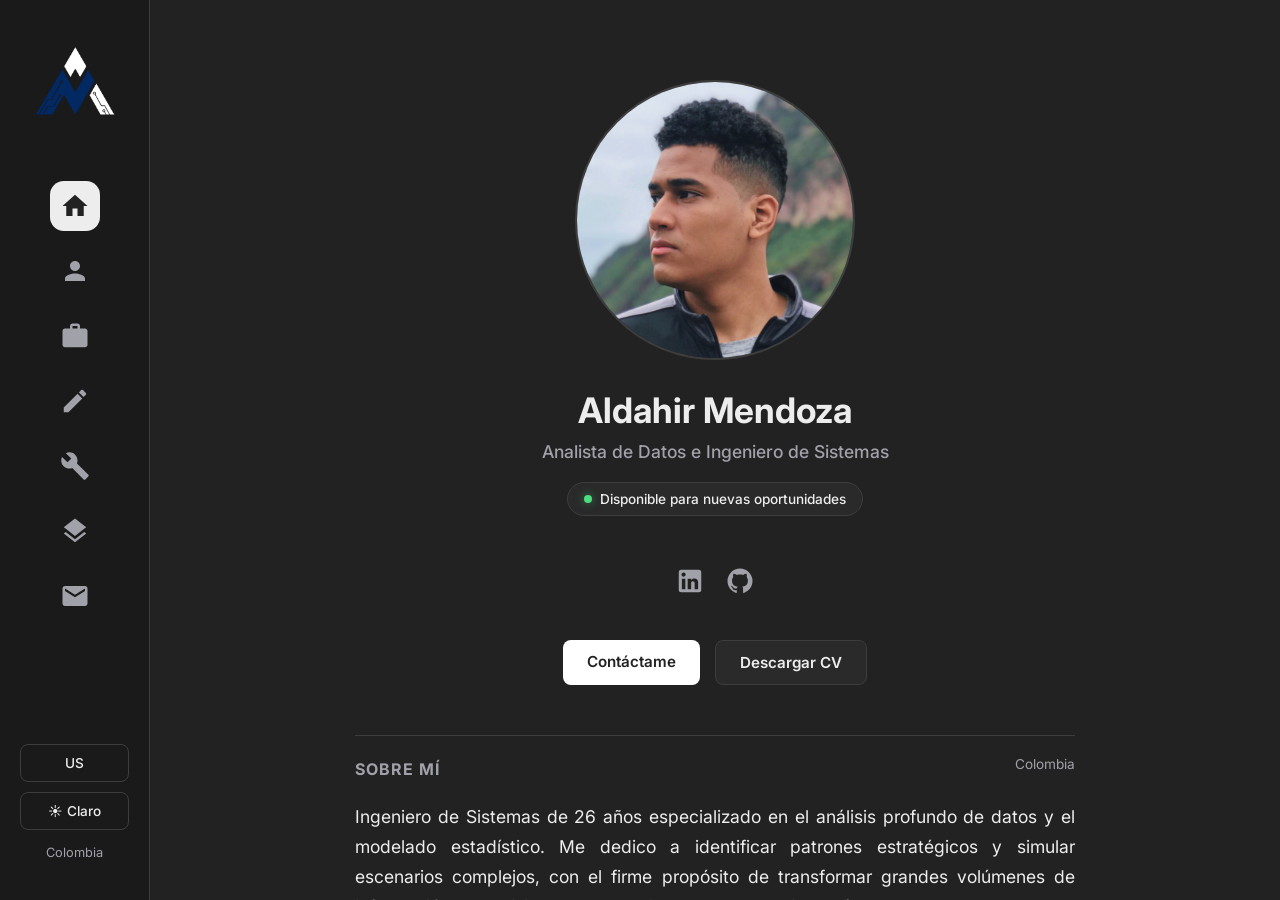
<file: index.html>
<!DOCTYPE html>
<html lang="es">
<head>
    <meta charset="UTF-8">
    <meta name="viewport" content="width=device-width, initial-scale=1.0">
    <title>Aldahir Mendoza | Data Analyst</title>
    <link rel="icon" type="image/png" href="assets/images/logoblanco.png?v=2">
    <link href="https://fonts.googleapis.com/css2?family=Inter:wght@400;500;600;800&display=swap" rel="stylesheet">
    <link rel="stylesheet" href="assets/css/main.css">
</head>
<body id="body-index">

    <script>
        if (localStorage.getItem('theme') === 'light') {
            document.body.classList.add('light-mode');
        }
    </script>

    <aside class="sidebar">
        <!-- Contenedor del Logo (PC y Móvil) -->
        <div class="profile-info">
            <!-- 1. Logo para la barra lateral (Computadora) -->
            <a href="index.html" class="desktop-header" style="display: block; text-decoration: none;">
                <!-- FÍJATE EN LA CLASE "site-logo" QUE AGREGUÉ AQUÍ ABAJO -->
                <img src="assets/images/logoblanco.png" alt="Logo Aldahir Mendoza" class="site-logo" style="width: 100%; max-width: 80px; height: auto; margin: 0 auto; display: block;">
            </a>
            
            <!-- 2. Logo centrado para la barra superior (Celulares) -->
            <a href="index.html" class="show-mobile mobile-logo-link" style="display: none;">
                <!-- Y TAMBIÉN LA AGREGUÉ AQUÍ ABAJO -->
                <img src="assets/images/logoblanco.png" alt="Logo Celular" class="site-logo" style="height: 40px; width: auto; object-fit: contain;">
            </a>
        </div>
        
        <!-- Título de la sección actual (Celulares) - Se mueve fuera de profile-info -->
        <h1 class="mobile-header show-mobile" style="display: none; margin: 0; font-size: 1.2rem; flex: 1; text-align: left; padding-left: 15px;"></h1>
        
        <nav class="nav-menu">
            <a href="index.html" class="active tooltip-container">
                <svg viewBox="0 0 24 24"><path d="M10 20v-6h4v6h5v-8h3L12 3 2 12h3v8z"/></svg>
                <span class="tooltip-text" data-i18n="nav_home">Inicio</span>
            </a>
            <a href="about.html" class="tooltip-container">
                <svg viewBox="0 0 24 24"><path d="M12 12c2.21 0 4-1.79 4-4s-1.79-4-4-4-4 1.79-4 4 1.79 4 4 4zm0 2c-2.67 0-8 1.34-8 4v2h16v-2c0-2.66-5.33-4-8-4z"/></svg>
                <span class="tooltip-text" data-i18n="nav_about">Sobre mí</span>
            </a>
            <a href="projects.html" class="tooltip-container">
                <svg viewBox="0 0 24 24"><path d="M20 6h-4V4c0-1.11-.89-2-2-2h-4c-1.11 0-2 .89-2 2v2H4c-1.11 0-1.99.89-1.99 2L2 19c0 1.11.89 2 2 2h16c1.11 0 2-.89 2-2V8c0-1.11-.89-2-2-2zm-6 0h-4V4h4v2z"/></svg>
                <span class="tooltip-text" data-i18n="nav_projects">Proyectos</span>
            </a>
            <a href="writing.html" class="tooltip-container">
                <svg viewBox="0 0 24 24"><path d="M3 17.25V21h3.75L17.81 9.94l-3.75-3.75L3 17.25zM20.71 7.04c.39-.39.39-1.02 0-1.41l-2.34-2.34c-.39-.39-1.02-.39-1.41 0l-1.83 1.83 3.75 3.75 1.83-1.83z"/></svg>
                <span class="tooltip-text" data-i18n="nav_writing">Artículos</span>
            </a>
            <a href="stack.html" class="tooltip-container">
                <svg viewBox="0 0 24 24"><path d="M22.7 19l-9.1-9.1c.9-2.3.4-5-1.5-6.9-2-2-5-2.4-7.4-1.3L9 6 6 9 1.6 4.7C.4 7.1.9 10.1 2.9 12.1c1.9 1.9 4.6 2.4 6.9 1.5l9.1 9.1c.4.4 1 .4 1.4 0l2.3-2.3c.5-.4.5-1.1.1-1.4z"/></svg>
                <span class="tooltip-text" data-i18n="nav_stack">Herramientas</span>
            </a>
            <a href="services.html" class="tooltip-container">
                <svg viewBox="0 0 24 24"><path d="M11.99 18.54l-7.37-5.73L3 14.07l9 7 9-7-1.63-1.27-7.38 5.74zM12 16l7.36-5.73L21 9l-9-7-9 7 1.63 1.27L12 16z"/></svg>
                <span class="tooltip-text" data-i18n="nav_services">Servicios</span>
            </a>
            <a href="contact.html" class="tooltip-container">
                <svg viewBox="0 0 24 24"><path d="M20 4H4c-1.1 0-1.99.9-1.99 2L2 18c0 1.1.9 2 2 2h16c1.1 0 2-.9 2-2V6c0-1.1-.9-2-2-2zm0 4l-8 5-8-5V6l8 5 8-5v2z"/></svg>
                <span class="tooltip-text" data-i18n="nav_contact">Contacto</span>
            </a>
        </nav>

        <div class="footer-sidebar">
            <div class="controls">
                <button class="action-btn show-mobile" id="burgerBtn" style="display: none !important;">
                    <svg viewBox="0 0 24 24"><path d="M3 18h18v-2H3v2zm0-5h18v-2H3v2zm0-7v2h18V6H3z"/></svg>
                </button>
                <button class="action-btn" id="langBtn">
                    <span class="hide-mobile" id="langTextDesktop">US</span>
                    <span class="show-mobile" id="langTextMobile">US</span>
                </button>
                <button class="action-btn" id="themeBtn">
                    <span class="hide-mobile" id="themeTextDesktop">☀️ Claro</span>
                    <span class="show-mobile" id="themeTextMobile">☀️</span>
                </button>
            </div>
            <p style="color: var(--text-muted); font-size: 0.8rem; text-align: center;">Colombia</p>
        </div>
    </aside>

    <nav class="bottom-nav-bar">
        <a href="index.html" class="bottom-nav-item active">
            <svg viewBox="0 0 24 24"><path d="M10 20v-6h4v6h5v-8h3L12 3 2 12h3v8z"/></svg>
            <span data-i18n="nav_home">Inicio</span>
        </a>
        <a href="about.html" class="bottom-nav-item">
            <svg viewBox="0 0 24 24"><path d="M12 12c2.21 0 4-1.79 4-4s-1.79-4-4-4-4 1.79-4 4 1.79 4 4 4zm0 2c-2.67 0-8 1.34-8 4v2h16v-2c0-2.66-5.33-4-8-4z"/></svg>
            <span data-i18n="nav_about">Sobre mí</span>
        </a>
        <a href="projects.html" class="bottom-nav-item">
            <svg viewBox="0 0 24 24"><path d="M20 6h-4V4c0-1.11-.89-2-2-2h-4c-1.11 0-2 .89-2 2v2H4c-1.11 0-1.99.89-1.99 2L2 19c0 1.11.89 2 2 2h16c1.11 0 2-.89 2-2V8c0-1.11-.89-2-2-2zm-6 0h-4V4h4v2z"/></svg>
            <span data-i18n="nav_projects">Proyectos</span>
        </a>
        <a href="writing.html" class="bottom-nav-item">
            <svg viewBox="0 0 24 24"><path d="M3 17.25V21h3.75L17.81 9.94l-3.75-3.75L3 17.25zM20.71 7.04c.39-.39.39-1.02 0-1.41l-2.34-2.34c-.39-.39-1.02-.39-1.41 0l-1.83 1.83 3.75 3.75 1.83-1.83z"/></svg>
            <span data-i18n="nav_writing">Artículos</span>
        </a>
        <a href="stack.html" class="bottom-nav-item">
            <svg viewBox="0 0 24 24"><path d="M22.7 19l-9.1-9.1c.9-2.3.4-5-1.5-6.9-2-2-5-2.4-7.4-1.3L9 6 6 9 1.6 4.7C.4 7.1.9 10.1 2.9 12.1c1.9 1.9 4.6 2.4 6.9 1.5l9.1 9.1c.4.4 1 .4 1.4 0l2.3-2.3c.5-.4.5-1.1.1-1.4z"/></svg>
            <span data-i18n="nav_stack">Stack</span>
        </a>
        <a href="services.html" class="bottom-nav-item">
            <svg viewBox="0 0 24 24"><path d="M11.99 18.54l-7.37-5.73L3 14.07l9 7 9-7-1.63-1.27-7.38 5.74zM12 16l7.36-5.73L21 9l-9-7-9 7 1.63 1.27L12 16z"/></svg>
            <span data-i18n="nav_services">Servicios</span>
        </a>
        <a href="contact.html" class="bottom-nav-item">
            <svg viewBox="0 0 24 24"><path d="M20 4H4c-1.1 0-1.99.9-1.99 2L2 18c0 1.1.9 2 2 2h16c1.1 0 2-.9 2-2V6c0-1.1-.9-2-2-2zm0 4l-8 5-8-5V6l8 5 8-5v2z"/></svg>
            <span data-i18n="nav_contact">Contacto</span>
        </a>
    </nav>

    <div class="mobile-dropdown-modal" id="mobileModal">
        <h3 id="modalTitle">Submenú</h3>
        <div id="modalListContainer"></div>
    </div>

    <main class="main-content">
        <div class="home-centered-container">
            
            <section class="home-header animate-fade-up delay-1">
                <div class="avatar-container">
                    <img src="assets/images/fotohv.jpg" alt="Aldahir Mendoza" class="home-avatar">
                </div>
                <h1 class="home-name">Aldahir Mendoza</h1>
                <p class="home-title" data-i18n="role">Data Analyst & Systems Engineer</p>
                <div class="home-status">
                    <span class="status-dot"></span>
                    <span data-i18n="status_available">Disponible para nuevas oportunidades</span>
                </div>
            </section>

            <section class="home-socials animate-fade-up delay-2">
                <a href="https://www.linkedin.com/in/aldahirmendoza/" target="_blank" class="social-icon" title="LinkedIn">
                    <svg viewBox="0 0 24 24"><path d="M19 3a2 2 0 0 1 2 2v14a2 2 0 0 1-2 2H5a2 2 0 0 1-2-2V5a2 2 0 0 1 2-2h14m-.5 15.5v-5.3a3.26 3.26 0 0 0-3.26-3.26c-.85 0-1.84.52-2.32 1.3v-1.11h-2.79v8.37h2.79v-4.93c0-.77.62-1.4 1.39-1.4a1.4 1.4 0 0 1 1.4 1.4v4.93h2.79M6.88 8.56a1.68 1.68 0 0 0 1.68-1.68c0-.93-.75-1.69-1.68-1.69a1.69 1.69 0 0 0-1.69 1.69c0 .93.76 1.68 1.69 1.68m1.39 9.94v-8.37H5.5v8.37h2.77z"/></svg>
                </a>
                <a href="https://github.com/Aldamen" target="_blank" class="social-icon" title="GitHub">
                    <svg viewBox="0 0 24 24"><path d="M12 2A10 10 0 0 0 2 12c0 4.42 2.87 8.17 6.84 9.5.5.08.66-.23.66-.5v-1.69c-2.77.6-3.36-1.34-3.36-1.34-.46-1.16-1.11-1.47-1.11-1.47-.91-.62.07-.6.07-.6 1 .07 1.53 1.03 1.53 1.03.87 1.52 2.34 1.07 2.91.83.09-.65.35-1.09.63-1.34-2.22-.25-4.55-1.11-4.55-4.92 0-1.11.38-2 1.03-2.71-.1-.25-.45-1.29.1-2.64 0 0 .84-.27 2.75 1.02.79-.22 1.63-.33 2.47-.33.83 0 1.68.11 2.47.33 1.91-1.29 2.75-1.02 2.75-1.02.55 1.35.2 2.39.1 2.64.65.71 1.03 1.6 1.03 2.71 0 3.82-2.34 4.66-4.57 4.91.36.31.69.92.69 1.85V21c0 .27.16.59.67.5C19.14 20.16 22 16.42 22 12A10 10 0 0 0 12 2z"/></svg>
                </a>
            </section>

            <section class="home-actions animate-fade-up delay-3">
                <a href="contact.html" class="home-btn btn-primary" data-i18n="home_contact_me">Contact me</a>
                <a href="assets/anexos/CV_MendozaAldahir_B.pdf" target="_blank" class="home-btn btn-secondary" data-i18n="home_view_cv">Download CV</a>
            </section>

            <section class="home-about-clean animate-fade-up delay-4">
                <div class="about-clean-header">
                    <h3 data-i18n="about_title">Sobre Mí</h3>
                    <p class="home-location">Colombia</p>
                </div>
                <p class="home-description-short" data-i18n="home_desc_bento">
                    Ingeniero de Sistemas de 26 años especializado en el análisis profundo de datos y el modelado estadístico. Me dedico a identificar patrones estratégicos y simular escenarios complejos, con el firme propósito de transformar grandes volúmenes de información en decisiones de negocio altamente precisas y fundamentadas.
                </p>
                <a href="about.html" class="home-link-more" data-i18n="read_more_about">Read more about me →</a>
            </section>

            <section class="home-featured-grid animate-fade-up delay-5">
                <div class="bento featured-card">
                    <div class="featured-header">
                        <span class="featured-icon">💼</span>
                        <h3 data-i18n="nav_projects">Proyectos</h3>
                    </div>
                    <!-- IMAGEN DEL PROYECTO 1 -->
                    <div class="featured-project-preview" style="background: url('assets/images/proyecto1.png') center/cover no-repeat;"></div>
                    <h4>Modelo Probabilístico y Análisis de Riesgo</h4>
                    <p data-i18n="featured_p1_desc">Simulación de costos con Python y Excel para optimizar la toma de decisiones.</p>
                    <a href="projects.html" class="home-link-more" data-i18n="explore_work">Explore work →</a>
                </div>

                <div class="bento featured-card">
                    <div class="featured-header">
                        <span class="featured-icon">📝</span>
                        <h3 data-i18n="nav_writing">Artículos</h3>
                    </div>
                    <!-- IMAGEN DEL ARTÍCULO 1 -->
                    <div class="featured-article-preview" style="background: url('assets/images/iospc.png') center/cover no-repeat;"></div>
                    <h4>Transfiere archivos de iOS a Windows</h4>
                    <p data-i18n="featured_a1_desc">Configura una carpeta compartida (SMB) para pasar Gigas de datos a máxima velocidad.</p>
                    <a href="writing.html" class="home-link-more" data-i18n="read_articles">Read articles →</a>
                </div>
            </section>
            
            <footer class="site-footer animate-fade-up delay-6">
                <p>© 2026 RiverAxe by <a href="https://github.com/Aldamen" target="_blank">@aldamen</a></p>
            </footer>

        </div>
    </main>

    <script src="assets/js/main.js"></script>
</body>
</html>
</file>
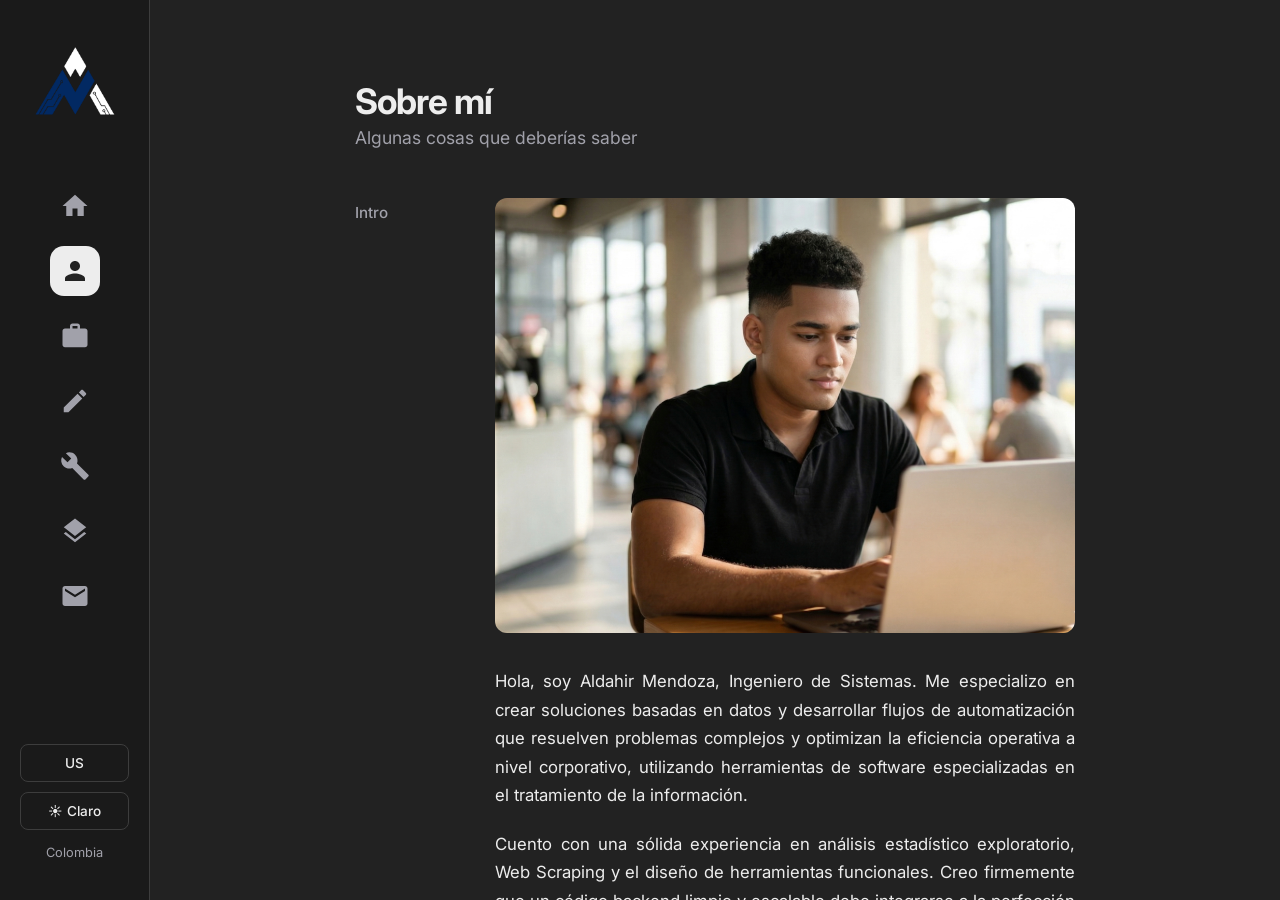
<file: about.html>
<!DOCTYPE html>
<html lang="es">
<head>
    <meta charset="UTF-8">
    <meta name="viewport" content="width=device-width, initial-scale=1.0">
    <title>Aldahir Mendoza | Data Analyst</title>
    <link rel="icon" type="image/png" href="assets/images/logoblanco.png?v=2">
    <link href="https://fonts.googleapis.com/css2?family=Inter:wght@400;500;600;800&display=swap" rel="stylesheet">
    <link rel="stylesheet" href="assets/css/main.css">
</head>

<body id="body-about">

    <script>
        if (localStorage.getItem('theme') === 'light') {
            document.body.classList.add('light-mode');
        }
    </script>

    <aside class="sidebar">
        <!-- Contenedor del Logo (PC y Móvil) -->
        <div class="profile-info">
            <!-- 1. Logo para la barra lateral (Computadora) -->
            <a href="index.html" class="desktop-header" style="display: block; text-decoration: none;">
                <!-- FÍJATE EN LA CLASE "site-logo" QUE AGREGUÉ AQUÍ ABAJO -->
                <img src="assets/images/logoblanco.png" alt="Logo Aldahir Mendoza" class="site-logo" style="width: 100%; max-width: 80px; height: auto; margin: 0 auto; display: block;">
            </a>
            
            <!-- 2. Logo centrado para la barra superior (Celulares) -->
            <a href="index.html" class="show-mobile mobile-logo-link" style="display: none;">
                <!-- Y TAMBIÉN LA AGREGUÉ AQUÍ ABAJO -->
                <img src="assets/images/logoblanco.png" alt="Logo Celular" class="site-logo" style="height: 40px; width: auto; object-fit: contain;">
            </a>
        </div>

        <h1 class="mobile-header show-mobile" style="display: none; margin: 0; font-size: 1.2rem; flex: 1; text-align: left; padding-left: 15px;"></h1>

        <nav class="nav-menu">
            <a href="index.html" class="tooltip-container">
                <svg viewBox="0 0 24 24">
                    <path d="M10 20v-6h4v6h5v-8h3L12 3 2 12h3v8z" />
                </svg>
                <span class="tooltip-text" data-i18n="nav_home">Inicio</span>
            </a>
            <a href="about.html" class="active tooltip-container">
                <svg viewBox="0 0 24 24">
                    <path
                        d="M12 12c2.21 0 4-1.79 4-4s-1.79-4-4-4-4 1.79-4 4 1.79 4 4 4zm0 2c-2.67 0-8 1.34-8 4v2h16v-2c0-2.66-5.33-4-8-4z" />
                </svg>
                <span class="tooltip-text" data-i18n="nav_about">Sobre mí</span>
            </a>
            <a href="projects.html" class="tooltip-container">
                <svg viewBox="0 0 24 24">
                    <path
                        d="M20 6h-4V4c0-1.11-.89-2-2-2h-4c-1.11 0-2 .89-2 2v2H4c-1.11 0-1.99.89-1.99 2L2 19c0 1.11.89 2 2 2h16c1.11 0 2-.89 2-2V8c0-1.11-.89-2-2-2zm-6 0h-4V4h4v2z" />
                </svg>
                <span class="tooltip-text" data-i18n="nav_projects">Proyectos</span>
            </a>
            <a href="writing.html" class="tooltip-container">
                <svg viewBox="0 0 24 24">
                    <path
                        d="M3 17.25V21h3.75L17.81 9.94l-3.75-3.75L3 17.25zM20.71 7.04c.39-.39.39-1.02 0-1.41l-2.34-2.34c-.39-.39-1.02-.39-1.41 0l-1.83 1.83 3.75 3.75 1.83-1.83z" />
                </svg>
                <span class="tooltip-text" data-i18n="nav_writing">Artículos</span>
            </a>
            <a href="stack.html" class="tooltip-container">
                <svg viewBox="0 0 24 24">
                    <path
                        d="M22.7 19l-9.1-9.1c.9-2.3.4-5-1.5-6.9-2-2-5-2.4-7.4-1.3L9 6 6 9 1.6 4.7C.4 7.1.9 10.1 2.9 12.1c1.9 1.9 4.6 2.4 6.9 1.5l9.1 9.1c.4.4 1 .4 1.4 0l2.3-2.3c.5-.4.5-1.1.1-1.4z" />
                </svg>
                <span class="tooltip-text" data-i18n="nav_stack">Herramientas</span>
            </a>
            <a href="services.html" class="tooltip-container">
                <svg viewBox="0 0 24 24">
                    <path
                        d="M11.99 18.54l-7.37-5.73L3 14.07l9 7 9-7-1.63-1.27-7.38 5.74zM12 16l7.36-5.73L21 9l-9-7-9 7 1.63 1.27L12 16z" />
                </svg>
                <span class="tooltip-text" data-i18n="nav_services">Servicios</span>
            </a>
            <a href="contact.html" class="tooltip-container">
                <svg viewBox="0 0 24 24">
                    <path
                        d="M20 4H4c-1.1 0-1.99.9-1.99 2L2 18c0 1.1.9 2 2 2h16c1.1 0 2-.9 2-2V6c0-1.1-.9-2-2-2zm0 4l-8 5-8-5V6l8 5 8-5v2z" />
                </svg>
                <span class="tooltip-text" data-i18n="nav_contact">Contacto</span>
            </a>
        </nav>

        <div class="footer-sidebar">
            <div class="controls">
                <button class="action-btn show-mobile" id="burgerBtn" style="display: none !important;">
                    <svg viewBox="0 0 24 24">
                        <path d="M3 18h18v-2H3v2zm0-5h18v-2H3v2zm0-7v2h18V6H3z" />
                    </svg>
                </button>
                <button class="action-btn" id="langBtn">
                    <span class="hide-mobile" id="langTextDesktop">US</span>
                    <span class="show-mobile" id="langTextMobile">US</span>
                </button>
                <button class="action-btn" id="themeBtn">
                    <span class="hide-mobile" id="themeTextDesktop">☀️ Claro</span>
                    <span class="show-mobile" id="themeTextMobile">☀️</span>
                </button>
            </div>
            <p style="color: var(--text-muted); font-size: 0.8rem; text-align: center;">Colombia</p>
        </div>
    </aside>

    <nav class="bottom-nav-bar">
        <a href="index.html" class="bottom-nav-item">
            <svg viewBox="0 0 24 24">
                <path d="M10 20v-6h4v6h5v-8h3L12 3 2 12h3v8z" />
            </svg>
            <span data-i18n="nav_home">Inicio</span>
        </a>
        <a href="about.html" class="bottom-nav-item active">
            <svg viewBox="0 0 24 24">
                <path
                    d="M12 12c2.21 0 4-1.79 4-4s-1.79-4-4-4-4 1.79-4 4 1.79 4 4 4zm0 2c-2.67 0-8 1.34-8 4v2h16v-2c0-2.66-5.33-4-8-4z" />
            </svg>
            <span data-i18n="nav_about">Sobre mí</span>
        </a>
        <a href="projects.html" class="bottom-nav-item">
            <svg viewBox="0 0 24 24">
                <path
                    d="M20 6h-4V4c0-1.11-.89-2-2-2h-4c-1.11 0-2 .89-2 2v2H4c-1.11 0-1.99.89-1.99 2L2 19c0 1.11.89 2 2 2h16c1.11 0 2-.89 2-2V8c0-1.11-.89-2-2-2zm-6 0h-4V4h4v2z" />
            </svg>
            <span data-i18n="nav_projects">Proyectos</span>
        </a>
        <a href="writing.html" class="bottom-nav-item">
            <svg viewBox="0 0 24 24">
                <path
                    d="M3 17.25V21h3.75L17.81 9.94l-3.75-3.75L3 17.25zM20.71 7.04c.39-.39.39-1.02 0-1.41l-2.34-2.34c-.39-.39-1.02-.39-1.41 0l-1.83 1.83 3.75 3.75 1.83-1.83z" />
            </svg>
            <span data-i18n="nav_writing">Artículos</span>
        </a>
        <a href="stack.html" class="bottom-nav-item">
            <svg viewBox="0 0 24 24">
                <path
                    d="M22.7 19l-9.1-9.1c.9-2.3.4-5-1.5-6.9-2-2-5-2.4-7.4-1.3L9 6 6 9 1.6 4.7C.4 7.1.9 10.1 2.9 12.1c1.9 1.9 4.6 2.4 6.9 1.5l9.1 9.1c.4.4 1 .4 1.4 0l2.3-2.3c.5-.4.5-1.1.1-1.4z" />
            </svg>
            <span data-i18n="nav_stack">Stack</span>
        </a>
        <a href="services.html" class="bottom-nav-item">
            <svg viewBox="0 0 24 24">
                <path
                    d="M11.99 18.54l-7.37-5.73L3 14.07l9 7 9-7-1.63-1.27-7.38 5.74zM12 16l7.36-5.73L21 9l-9-7-9 7 1.63 1.27L12 16z" />
            </svg>
            <span data-i18n="nav_services">Servicios</span>
        </a>
        <a href="contact.html" class="bottom-nav-item">
            <svg viewBox="0 0 24 24">
                <path
                    d="M20 4H4c-1.1 0-1.99.9-1.99 2L2 18c0 1.1.9 2 2 2h16c1.1 0 2-.9 2-2V6c0-1.1-.9-2-2-2zm0 4l-8 5-8-5V6l8 5 8-5v2z" />
            </svg>
            <span data-i18n="nav_contact">Contacto</span>
        </a>
    </nav>

    <div class="mobile-dropdown-modal" id="mobileModal">
        <h3 id="modalTitle">Submenú</h3>
        <div id="modalListContainer"></div>
    </div>

    <main class="main-content">
        <div class="about-centered-container">

            <header class="about-header-main animate-fade-up delay-1">
                <h2 data-i18n="about_page_title">Sobre mí</h2>
                <p data-i18n="about_page_subtitle">Algunas cosas que deberías saber</p>
            </header>

            <div class="about-section animate-fade-up delay-2">
                <div class="about-label" data-i18n="about_label_intro">Intro</div>
                <div class="about-content">
                    <img src="assets/images/AboutMe.png" alt="Aldahir Mendoza" class="about-hero-img">

                    <div class="about-text">
                        <p data-i18n="about_intro_p1">Hola, soy Aldahir Mendoza...</p>
                        <p data-i18n="about_intro_p2">Con experiencia desarrollando...</p>
                        <p data-i18n="about_intro_p3">Cuando no estoy trabajando...</p>
                    </div>
                </div>
            </div>

            <div class="about-section animate-fade-up delay-3">
                <div class="about-label" data-i18n="about_label_exp">Experiencia</div>
                <div class="about-content">
                    <div class="timeline-item">
                        <div class="timeline-date" data-i18n="exp_date_1">Jul 2023 — May 2025</div>
                        <div class="timeline-desc" data-i18n="exp_desc_1">Analista de Negocios ll en IPM</div>
                    </div>
                    <div class="timeline-item">
                        <div class="timeline-date" data-i18n="exp_date_2">Oct 2022 — Dic 2022</div>
                        <div class="timeline-desc" data-i18n="exp_desc_2">Trainee CPITS en Trend Micro</div>
                    </div>
                    <div class="timeline-item">
                        <div class="timeline-date" data-i18n="exp_date_3">Feb 2022 — Ago 2022</div>
                        <div class="timeline-desc" data-i18n="exp_desc_3">Practicante en Cerrejón</div>
                    </div>
                </div>
            </div>

            <div class="about-section animate-fade-up delay-4">
                <div class="about-label" data-i18n="about_label_edu">Educación</div>
                <div class="about-content">
                    <div class="timeline-item">
                        <div class="timeline-date" data-i18n="edu_date_1">Ene 2017 — Nov 2022</div>
                        <div class="timeline-desc" data-i18n="edu_desc_1">Ingeniería de Sistemas e Informática en
                            Universidad Pontificia Bolivariana</div>
                    </div>
                    <div class="timeline-item">
                        <div class="timeline-date" data-i18n="edu_date_2">May 2021 — Dic 2021</div>
                        <div class="timeline-desc" data-i18n="edu_desc_2">Fundamentos de Programación en Universidad
                            Industrial de Santander</div>
                    </div>
                </div>
            </div>

            <div class="about-section animate-fade-up delay-5">
                <div class="about-label" data-i18n="about_label_cert">Certificados</div>
                <div class="about-content">
                    <div class="timeline-item">
                        <div class="timeline-date" data-i18n="cert_date_1">2024</div>
                        <div class="timeline-desc" data-i18n="cert_desc_1">Certificado en Python</div>
                    </div>
                    <div class="timeline-item">
                        <div class="timeline-date" data-i18n="cert_date_2">2024</div>
                        <div class="timeline-desc" data-i18n="cert_desc_2">Certificado de Estadística y Probabilidad
                        </div>
                    </div>
                    <div class="timeline-item">
                        <div class="timeline-date" data-i18n="cert_date_3">2021</div>
                        <div class="timeline-desc" data-i18n="cert_desc_3">Certificado Fundamentos de Programación</div>
                    </div>
                </div>
            </div>

            <footer class="site-footer animate-fade-up delay-6">
                <p>© 2026 RiverAxe by <a href="https://github.com/Aldamen" target="_blank">@aldamen</a></p>
            </footer>

        </div>
    </main>

    <script src="assets/js/main.js"></script>
</body>

</html>
</file>
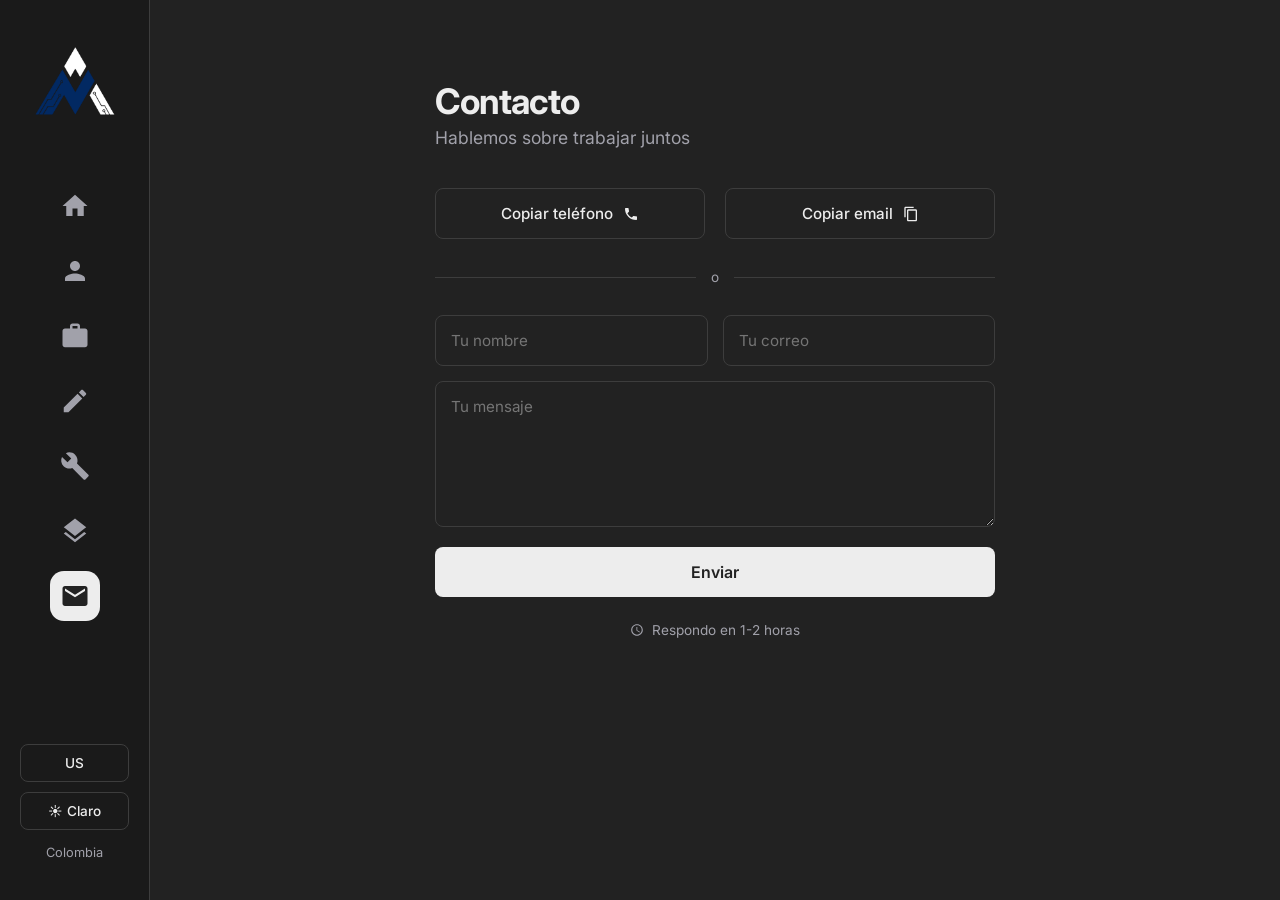
<file: contact.html>
<!DOCTYPE html>
<html lang="es">
<head>
    <meta charset="UTF-8">
    <meta name="viewport" content="width=device-width, initial-scale=1.0">
    <title>Aldahir Mendoza | Data Analyst</title>
    <link rel="icon" type="image/png" href="assets/images/logoblanco.png?v=2">
    <link href="https://fonts.googleapis.com/css2?family=Inter:wght@400;500;600;800&display=swap" rel="stylesheet">
    <link rel="stylesheet" href="assets/css/main.css">
</head>
<body id="body-contact">

    <script>
        if (localStorage.getItem('theme') === 'light') {
            document.body.classList.add('light-mode');
        }
    </script>

    <aside class="sidebar">
        <!-- Contenedor del Logo (PC y Móvil) -->
        <div class="profile-info">
            <!-- 1. Logo para la barra lateral (Computadora) -->
            <a href="index.html" class="desktop-header" style="display: block; text-decoration: none;">
                <!-- FÍJATE EN LA CLASE "site-logo" QUE AGREGUÉ AQUÍ ABAJO -->
                <img src="assets/images/logoblanco.png" alt="Logo Aldahir Mendoza" class="site-logo" style="width: 100%; max-width: 80px; height: auto; margin: 0 auto; display: block;">
            </a>
            
            <!-- 2. Logo centrado para la barra superior (Celulares) -->
            <a href="index.html" class="show-mobile mobile-logo-link" style="display: none;">
                <!-- Y TAMBIÉN LA AGREGUÉ AQUÍ ABAJO -->
                <img src="assets/images/logoblanco.png" alt="Logo Celular" class="site-logo" style="height: 40px; width: auto; object-fit: contain;">
            </a>
        </div>

        <h1 class="mobile-header show-mobile" style="display: none; margin: 0; font-size: 1.2rem; flex: 1; text-align: left; padding-left: 15px;"></h1>
        
        <nav class="nav-menu">
            <a href="index.html" class="tooltip-container">
                <svg viewBox="0 0 24 24"><path d="M10 20v-6h4v6h5v-8h3L12 3 2 12h3v8z"/></svg>
                <span class="tooltip-text" data-i18n="nav_home">Inicio</span>
            </a>
            <a href="about.html" class="tooltip-container">
                <svg viewBox="0 0 24 24"><path d="M12 12c2.21 0 4-1.79 4-4s-1.79-4-4-4-4 1.79-4 4 1.79 4 4 4zm0 2c-2.67 0-8 1.34-8 4v2h16v-2c0-2.66-5.33-4-8-4z"/></svg>
                <span class="tooltip-text" data-i18n="nav_about">Sobre mí</span>
            </a>
            <a href="projects.html" class="tooltip-container">
                <svg viewBox="0 0 24 24"><path d="M20 6h-4V4c0-1.11-.89-2-2-2h-4c-1.11 0-2 .89-2 2v2H4c-1.11 0-1.99.89-1.99 2L2 19c0 1.11.89 2 2 2h16c1.11 0 2-.89 2-2V8c0-1.11-.89-2-2-2zm-6 0h-4V4h4v2z"/></svg>
                <span class="tooltip-text" data-i18n="nav_projects">Proyectos</span>
            </a>
            <a href="writing.html" class="tooltip-container">
                <svg viewBox="0 0 24 24"><path d="M3 17.25V21h3.75L17.81 9.94l-3.75-3.75L3 17.25zM20.71 7.04c.39-.39.39-1.02 0-1.41l-2.34-2.34c-.39-.39-1.02-.39-1.41 0l-1.83 1.83 3.75 3.75 1.83-1.83z"/></svg>
                <span class="tooltip-text" data-i18n="nav_writing">Artículos</span>
            </a>
            <a href="stack.html" class="tooltip-container">
                <svg viewBox="0 0 24 24"><path d="M22.7 19l-9.1-9.1c.9-2.3.4-5-1.5-6.9-2-2-5-2.4-7.4-1.3L9 6 6 9 1.6 4.7C.4 7.1.9 10.1 2.9 12.1c1.9 1.9 4.6 2.4 6.9 1.5l9.1 9.1c.4.4 1 .4 1.4 0l2.3-2.3c.5-.4.5-1.1.1-1.4z"/></svg>
                <span class="tooltip-text" data-i18n="nav_stack">Herramientas</span>
            </a>
            <a href="services.html" class="tooltip-container">
                <svg viewBox="0 0 24 24"><path d="M11.99 18.54l-7.37-5.73L3 14.07l9 7 9-7-1.63-1.27-7.38 5.74zM12 16l7.36-5.73L21 9l-9-7-9 7 1.63 1.27L12 16z"/></svg>
                <span class="tooltip-text" data-i18n="nav_services">Servicios</span>
            </a>
            <a href="contact.html" class="active tooltip-container">
                <svg viewBox="0 0 24 24"><path d="M20 4H4c-1.1 0-1.99.9-1.99 2L2 18c0 1.1.9 2 2 2h16c1.1 0 2-.9 2-2V6c0-1.1-.9-2-2-2zm0 4l-8 5-8-5V6l8 5 8-5v2z"/></svg>
                <span class="tooltip-text" data-i18n="nav_contact">Contacto</span>
            </a>
        </nav>

        <div class="footer-sidebar">
            <div class="controls">
                <button class="action-btn show-mobile" id="burgerBtn" style="display: none !important;">
                    <svg viewBox="0 0 24 24"><path d="M3 18h18v-2H3v2zm0-5h18v-2H3v2zm0-7v2h18V6H3z"/></svg>
                </button>
                <button class="action-btn" id="langBtn">
                    <span class="hide-mobile" id="langTextDesktop">US</span>
                    <span class="show-mobile" id="langTextMobile">US</span>
                </button>
                <button class="action-btn" id="themeBtn">
                    <span class="hide-mobile" id="themeTextDesktop">☀️ Claro</span>
                    <span class="show-mobile" id="themeTextMobile">☀️</span>
                </button>
            </div>
            <p style="color: var(--text-muted); font-size: 0.8rem; text-align: center;">Colombia</p>
        </div>
    </aside>

    <nav class="bottom-nav-bar">
        <a href="index.html" class="bottom-nav-item">
            <svg viewBox="0 0 24 24"><path d="M10 20v-6h4v6h5v-8h3L12 3 2 12h3v8z"/></svg>
            <span data-i18n="nav_home">Inicio</span>
        </a>
        <a href="about.html" class="bottom-nav-item">
            <svg viewBox="0 0 24 24"><path d="M12 12c2.21 0 4-1.79 4-4s-1.79-4-4-4-4 1.79-4 4 1.79 4 4 4zm0 2c-2.67 0-8 1.34-8 4v2h16v-2c0-2.66-5.33-4-8-4z"/></svg>
            <span data-i18n="nav_about">Sobre mí</span>
        </a>
        <a href="projects.html" class="bottom-nav-item">
            <svg viewBox="0 0 24 24"><path d="M20 6h-4V4c0-1.11-.89-2-2-2h-4c-1.11 0-2 .89-2 2v2H4c-1.11 0-1.99.89-1.99 2L2 19c0 1.11.89 2 2 2h16c1.11 0 2-.89 2-2V8c0-1.11-.89-2-2-2zm-6 0h-4V4h4v2z"/></svg>
            <span data-i18n="nav_projects">Proyectos</span>
        </a>
        <a href="writing.html" class="bottom-nav-item">
            <svg viewBox="0 0 24 24"><path d="M3 17.25V21h3.75L17.81 9.94l-3.75-3.75L3 17.25zM20.71 7.04c.39-.39.39-1.02 0-1.41l-2.34-2.34c-.39-.39-1.02-.39-1.41 0l-1.83 1.83 3.75 3.75 1.83-1.83z"/></svg>
            <span data-i18n="nav_writing">Artículos</span>
        </a>
        <a href="stack.html" class="bottom-nav-item">
            <svg viewBox="0 0 24 24"><path d="M22.7 19l-9.1-9.1c.9-2.3.4-5-1.5-6.9-2-2-5-2.4-7.4-1.3L9 6 6 9 1.6 4.7C.4 7.1.9 10.1 2.9 12.1c1.9 1.9 4.6 2.4 6.9 1.5l9.1 9.1c.4.4 1 .4 1.4 0l2.3-2.3c.5-.4.5-1.1.1-1.4z"/></svg>
            <span data-i18n="nav_stack">Herramientas</span>
        </a>
        <a href="services.html" class="bottom-nav-item">
            <svg viewBox="0 0 24 24"><path d="M11.99 18.54l-7.37-5.73L3 14.07l9 7 9-7-1.63-1.27-7.38 5.74zM12 16l7.36-5.73L21 9l-9-7-9 7 1.63 1.27L12 16z"/></svg>
            <span data-i18n="nav_services">Servicios</span>
        </a>
        <a href="contact.html" class="bottom-nav-item active">
            <svg viewBox="0 0 24 24"><path d="M20 4H4c-1.1 0-1.99.9-1.99 2L2 18c0 1.1.9 2 2 2h16c1.1 0 2-.9 2-2V6c0-1.1-.9-2-2-2zm0 4l-8 5-8-5V6l8 5 8-5v2z"/></svg>
            <span data-i18n="nav_contact">Contacto</span>
        </a>
    </nav>

    <div class="mobile-dropdown-modal" id="mobileModal">
        <h3 id="modalTitle">Submenú</h3>
        <div id="modalListContainer"></div>
    </div>

    <main class="main-content">
        <div class="about-centered-container" style="max-width: 600px;">
            
            <header class="about-header-main animate-fade-up delay-1" style="margin-bottom: 40px;">
                <h2 data-i18n="contact_page_title">Contact</h2>
                <p data-i18n="contact_page_subtitle">Let's talk about working together</p>
            </header>

            <div class="contact-buttons-row animate-fade-up delay-2">
                <button class="contact-btn" id="copyPhoneBtn">
                    <span id="copyPhoneText" data-i18n="contact_btn_phone">Copy phone</span>
                    <svg id="copyPhoneIcon" viewBox="0 0 24 24" width="16" height="16" fill="currentColor"><path d="M6.62 10.79c1.44 2.83 3.76 5.14 6.59 6.59l2.2-2.2c.27-.27.67-.36 1.02-.24 1.12.37 2.33.57 3.57.57.55 0 1 .45 1 1V20c0 .55-.45 1-1 1-9.39 0-17-7.61-17-17 0-.55.45-1 1-1h3.5c.55 0 1 .45 1 1 0 1.25.2 2.45.57 3.57.11.35.03.74-.25 1.02l-2.2 2.2z"/></svg>
                </button>
                
                <button class="contact-btn" id="copyEmailBtn">
                    <span id="copyEmailText" data-i18n="contact_btn_copy">Copy email</span>
                    <svg id="copyEmailIcon" viewBox="0 0 24 24" width="16" height="16" fill="currentColor"><path d="M16 1H4c-1.1 0-2 .9-2 2v14h2V3h12V1zm3 4H8c-1.1 0-2 .9-2 2v14c0 1.1.9 2 2 2h11c1.1 0 2-.9 2-2V7c0-1.1-.9-2-2-2zm0 16H8V7h11v14z"/></svg>
                </button>
            </div>

            <div class="contact-divider animate-fade-up delay-3">
                <span data-i18n="contact_or">or</span>
            </div>

            <form id="contactForm" class="contact-form animate-fade-up delay-4">
                <div class="form-row">
                    <!-- Agregamos name="name" -->
                    <input type="text" id="nameInput" name="name" placeholder="Your name" data-i18n-placeholder="contact_ph_name">
                    <!-- Agregamos name="email" -->
                    <input type="email" id="emailInput" name="email" placeholder="Your email" data-i18n-placeholder="contact_ph_email">
                </div>
                <!-- Agregamos name="message" -->
                <textarea id="messageInput" name="message" placeholder="Your message" data-i18n-placeholder="contact_ph_message" rows="6"></textarea>
                
                <button type="submit" class="contact-submit-btn" data-i18n="contact_btn_send">Send</button>
                
                <div class="contact-footer-note">
                    <svg viewBox="0 0 24 24" width="14" height="14" fill="currentColor"><path d="M11.99 2C6.47 2 2 6.48 2 12s4.47 10 9.99 10C17.52 22 22 17.52 22 12S17.52 2 11.99 2zM12 20c-4.42 0-8-3.58-8-8s3.58-8 8-8 8 3.58 8 8-3.58 8-8 8zm.5-13H11v6l5.25 3.15.75-1.23-4.5-2.67z"/></svg>
                    <span data-i18n="contact_response_time">Around 3-5 hours to respond</span>
                </div>
            </form>

        </div>

        <footer class="site-footer animate-fade-up delay-5">
            <p>© 2026 RiverAxe by <a href="https://github.com/Aldamen" target="_blank">@aldamen</a></p>
        </footer>
    </main>

    <script src="assets/js/main.js"></script>
</body>
</html>
</file>
<file: assets/css/main.css>
:root {
    --bg-main: #222222;
    --bg-sidebar: #1a1a1a;
    --card-bg: #2a2a2a;
    --card-hover: #333333;
    --border-color: #3d3d3d;
    --text-main: #ededed;
    --text-muted: #a1a1aa;
    --accent-color: #ffffff;
}

body.light-mode {
    --bg-main: #f5f5f5;
    --bg-sidebar: #ffffff;
    --card-bg: #ffffff;
    --card-hover: #f0f0f0;
    --border-color: #e5e5e5;
    --text-main: #171717;
    --text-muted: #52525b;
    --accent-color: #000000;
}

* {
    margin: 0;
    padding: 0;
    box-sizing: border-box;
    font-family: 'Inter', sans-serif;
}

body {
    background-color: var(--bg-main);
    color: var(--text-main);
    display: flex;
    height: 100vh;
    overflow: hidden;
    /* Eliminamos transiciones globales para evitar parpadeos */
}

/* Ocultar elementos de móvil por defecto */
.mobile-header {
    display: none !important;
}

/* --- MENÚ LATERAL ESCRITORIO --- */
.sidebar {
    width: 150px;
    min-width: 150px;
    border-right: 1px solid var(--border-color);
    padding: 40px 20px;
    display: flex;
    flex-direction: column;
    justify-content: space-between;
    background-color: var(--bg-sidebar);
    z-index: 10;
}

.profile-info {
    text-align: center;
}

.profile-info h1 {
    font-size: 1.3rem;
    margin-bottom: 5px;
    color: var(--text-main);
    line-height: 1.2;
}

.profile-info p {
    color: var(--text-muted);
    font-size: 0.8rem;
    margin-bottom: 0px;
}

.nav-menu {
    display: flex;
    flex-direction: column;
    gap: 15px;
    align-items: center;
    margin: auto 0;
}

.tooltip-container {
    position: relative;
    display: flex;
    justify-content: center;
    align-items: center;
    width: 50px;
    height: 50px;
    border-radius: 14px;
    color: var(--text-muted);
    text-decoration: none;
    transition: all 0.3s ease;
    cursor: pointer;
}

.tooltip-container svg {
    width: 30px;
    height: 30px;
    fill: currentColor;
}

.tooltip-container:hover {
    color: var(--text-main);
    background-color: var(--card-bg);
}

.tooltip-container.active {
    color: var(--bg-main);
    background-color: var(--text-main);
    pointer-events: none;
    /* ¡ESTA ES LA MAGIA! Ignora los clics */
}

.tooltip-text {
    position: absolute;
    left: 65px;
    background-color: var(--text-main);
    color: var(--bg-main);
    padding: 6px 12px;
    border-radius: 6px;
    font-size: 0.85rem;
    font-weight: 600;
    opacity: 0;
    pointer-events: none;
    transform: translateX(-10px);
    transition: all 0.3s ease;
    white-space: nowrap;
    z-index: 100;
}

.tooltip-container:hover .tooltip-text {
    opacity: 1;
    transform: translateX(0);
}

.footer-sidebar {
    margin-top: auto;
}

.controls {
    display: flex;
    flex-direction: column;
    gap: 10px;
    margin-bottom: 15px;
}

.action-btn {
    background-color: transparent;
    border: 1px solid var(--border-color);
    color: var(--text-main);
    padding: 10px;
    border-radius: 8px;
    cursor: pointer;
    font-weight: 500;
    font-size: 0.85rem;
    transition: all 0.3s ease;
    display: flex;
    align-items: center;
    justify-content: center;
}

.action-btn:hover {
    background-color: var(--border-color);
}

.hide-mobile {
    display: inline-block;
}

.show-mobile {
    display: none !important;
}

/* --- ELEMENTOS MÓVILES OCULTOS EN PC --- */
.bottom-nav-bar {
    display: none;
}

.mobile-dropdown-modal {
    display: none;
}

/* --- CONTENIDO PRINCIPAL --- */
.main-content {
    flex: 1;
    position: relative;
    overflow: hidden;
}

.page-section {
    height: 100%;
    padding: 60px 80px;
    overflow-y: auto;
    display: flex;
    flex-direction: column;
    justify-content: center;
}

#projects,
#writing {
    justify-content: flex-start;
    padding: 0;
}

.fade-content {
    animation: fadeDetail 1s cubic-bezier(0.16, 1, 0.3, 1) forwards;
}

@keyframes fadeDetail {
    from {
        opacity: 0;
        transform: translateY(20px);
    }

    to {
        opacity: 1;
        transform: translateY(0);
    }
}

h2 {
    font-size: 3rem;
    margin-bottom: 20px;
    letter-spacing: -1px;
    color: var(--text-main);
}

p.section-desc {
    color: var(--text-muted);
    font-size: 1.1rem;
    line-height: 1.6;
    margin-bottom: 40px;
    max-width: 650px;
}

/* Layout Split-Pane Escritorio */
.split-layout {
    display: flex;
    width: 100%;
    height: 100%;
}

.split-sidebar {
    width: 350px;
    border-right: 1px solid var(--border-color);
    padding: 40px 20px;
    overflow-y: auto;
    background-color: var(--bg-sidebar);
}

.split-sidebar h3 {
    font-size: 0.85rem;
    text-transform: uppercase;
    letter-spacing: 1px;
    color: var(--text-muted);
    margin-bottom: 15px;
    padding-left: 10px;
}

.list-item {
    padding: 15px;
    border-radius: 12px;
    cursor: pointer;
    margin-bottom: 10px;
    border: 1px solid transparent;
    transition: all 0.3s ease;
}

.list-item:hover {
    background-color: var(--card-hover);
}

.list-item.active { 
    background-color: var(--card-bg); 
    border-color: var(--border-color); 
    pointer-events: none; /* Evita que se pueda hacer clic de nuevo */
    cursor: default;      /* Quita la manito de enlace */
}

.list-item h4 {
    font-size: 1rem;
    color: var(--text-main);
    margin-bottom: 5px;
}

.list-item p {
    font-size: 0.8rem;
    color: var(--text-muted);
    line-height: 1.4;
}

.split-detail-area {
    flex: 1;
    padding: 60px 80px;
    overflow-y: auto;
    display: flex;
    /* NUEVO */
    flex-direction: column;
    /* NUEVO */
}

.hero-img {
    width: 100%;
    
    /* ESTAS TRES LÍNEAS SON EL ESCUDO CONTRA EL COLAPSO */
    height: 220px !important;
    min-height: 220px !important; /* Obliga al navegador a respetar la altura */
    flex-shrink: 0 !important;    /* Le prohíbe encogerse cuando hay mucho contenido abajo */
    
    margin-bottom: 25px;
    border-radius: 12px;
    background-size: cover !important;
    background-position: center !important;
    background-repeat: no-repeat !important;
}

.metadata-grid {
    display: grid;
    /* El auto-fit permite que se acomoden 3 o 4 columnas perfectamente */
    grid-template-columns: repeat(auto-fit, minmax(130px, 1fr));
    gap: 20px;
    margin-top: 30px;
    margin-bottom: 40px;
    padding-bottom: 30px;
    border-bottom: 1px solid var(--border-color);
}

.meta-item span {
    display: block;
    font-size: 0.8rem;
    color: var(--text-muted);
    margin-bottom: 5px;
}

.meta-item strong {
    font-size: 0.95rem;
    color: var(--text-main);
}

.split-detail-area p {
    font-size: 1.05rem;
    color: var(--text-muted);
    line-height: 1.8;
    margin-bottom: 20px;
}

.bento-grid {
    display: grid;
    grid-template-columns: repeat(auto-fit, minmax(250px, 1fr));
    gap: 20px;
}

.card {
    background-color: var(--card-bg);
    border: 1px solid var(--border-color);
    border-radius: 16px;
    padding: 30px;
}

.stack-list {
    list-style: none;
    margin-top: 15px;
}

.stack-list li {
    color: var(--text-muted);
    font-size: 0.95rem;
    margin-bottom: 10px;
    display: flex;
    align-items: center;
    gap: 8px;
}

.stack-list li::before {
    content: "▹";
    color: var(--text-main);
}


/* =========================================
ESTILOS ESPECÍFICOS DEL HOME (INDEX.HTML)
   ========================================= */

/* 1. Resetear el contenedor principal del Home para que tenga scroll normal */
/* Reemplaza la regla existente por esta: */
#body-index .main-content,
#body-about .main-content,
#body-stack .main-content,
#body-contact .main-content {
    display: block;
    overflow-y: auto;
    height: 100vh;
    padding: 0;
}

/* 2. Contenedor centrado con ancho máximo (como en la imagen) */
.home-centered-container {
    max-width: 760px;
    margin: 0 auto;
    padding: 80px 20px;
    display: flex;
    flex-direction: column;
    gap: 40px;
    min-height: 100%;
    /* NUEVO: Ocupa toda la altura */
}

/* 3. Estilos de la Cabecera (Avatar, Nombre) */
.home-header {
    text-align: center;
    margin-bottom: 20px;
}

.avatar-container {
    margin-bottom: 25px;
}

.home-avatar {
    width: 280px;
    height: 280px;
    /* Antes era 100px */
    border-radius: 50%;
    object-fit: cover;
    border: 2px solid var(--border-color);
}

.home-name {
    font-size: 2.2rem;
    margin-bottom: 10px;
}

.home-title {
    color: var(--text-muted);
    font-size: 1.1rem;
    font-weight: 500;
    margin-bottom: 20px;
}

.home-status {
    display: inline-flex;
    align-items: center;
    gap: 8px;
    background-color: var(--card-bg);
    border: 1px solid var(--border-color);
    padding: 8px 16px;
    border-radius: 30px;
    color: var(--text-main);
    font-size: 0.85rem;
    font-weight: 500;
}

.status-dot {
    width: 8px;
    height: 8px;
    border-radius: 50%;
    background-color: #4ade80;
    /* Color verde disponible */
    box-shadow: 0 0 10px rgba(74, 222, 128, 0.5);
}

/* 4. Enlaces Sociales */
.home-socials {
    display: flex;
    justify-content: center;
    gap: 20px;
    margin-top: -10px;
}

.social-icon {
    color: var(--text-muted);
    text-decoration: none;
    transition: all 0.3s ease;
}

.social-icon svg {
    width: 30px;
    height: 30px;
    /* Antes era 22px */
    fill: currentColor;
}

.social-icon:hover {
    color: var(--text-main);
    transform: translateY(-2px);
}

/* 5. Botones de Acción */
.home-actions {
    display: flex;
    justify-content: center;
    gap: 15px;
}

.home-btn {
    padding: 12px 24px;
    border-radius: 8px;
    text-decoration: none;
    font-weight: 600;
    font-size: 0.95rem;
    transition: all 0.3s ease;
}

.btn-primary {
    background-color: var(--accent-color);
    color: var(--bg-main);
}

.btn-primary:hover {
    opacity: 0.9;
}

.btn-secondary {
    background-color: var(--card-bg);
    color: var(--text-main);
    border: 1px solid var(--border-color);
}

.btn-secondary:hover {
    background-color: var(--border-color);
}

/* 6. Estilos Generales Bento (Tarjetas) */
.bento {
    background-color: var(--card-bg);
    border: 1px solid var(--border-color);
    border-radius: 16px;
    padding: 30px;
}

/* Bento Split (Sobre Mí) */
.bento-split {
    display: grid;
    grid-template-columns: 140px 1fr;
    gap: 30px;
}

.bento-side-label h3 {
    font-size: 0.85rem;
    text-transform: uppercase;
    letter-spacing: 1px;
    color: var(--text-muted);
}

.home-location {
    color: var(--text-muted);
    font-size: 0.85rem;
    margin-bottom: 10px;
}

.home-description-short {
    font-size: 1.1rem;
    line-height: 1.7;
    color: var(--text-main);
    margin-bottom: 20px;
    text-align: justify;
    /* <-- ESTA ES LA LÍNEA NUEVA */
}

.home-link-more {
    color: var(--text-main);
    text-decoration: none;
    font-weight: 600;
    font-size: 0.9rem;
    display: inline-block;
    transition: all 0.3s ease;
}

.home-link-more:hover {
    color: var(--accent-color);
    transform: translateX(3px);
}

/* Estilos para el Sobre Mí sin recuadro */
.home-about-clean {
    padding: 20px 0;
    /* Un poco de respiro vertical */
    border-top: 1px solid var(--border-color);
    /* Línea separadora sutil opcional */
    margin-top: 10px;
}

.about-clean-header {
    display: flex;
    justify-content: space-between;
    align-items: center;
    margin-bottom: 20px;
}

.about-clean-header h3 {
    font-size: 1rem;
    text-transform: uppercase;
    letter-spacing: 1px;
    color: var(--text-muted);
}

/* 7. Grid de Destacados */
.home-featured-grid {
    display: grid;
    grid-template-columns: repeat(2, 1fr);
    gap: 30px;
}

.featured-card {
    display: flex;
    flex-direction: column;
    gap: 15px;
}

.featured-header {
    display: flex;
    align-items: center;
    gap: 10px;
}

.featured-header h3 {
    font-size: 1rem;
    color: var(--text-main);
}

.featured-project-preview,
.featured-article-preview {
    width: 100%;
    height: 140px;
    border-radius: 10px;
    margin-bottom: 5px;
}

.featured-card h4 {
    font-size: 1.1rem;
    color: var(--text-main);
    margin-top: 5px;
}

.featured-card p {
    color: var(--text-muted);
    font-size: 0.9rem;
    line-height: 1.5;
    flex-grow: 1;
    /* Empuja el enlace hacia abajo */
}

/* =========================================
ESTILOS ESPECÍFICOS DEL ABOUT
   ========================================= */
.about-centered-container {
    max-width: 760px;
    margin: 0 auto;
    padding: 80px 20px;
    display: flex;
    /* NUEVO */
    flex-direction: column;
    /* NUEVO */
    min-height: 100%;
    /* NUEVO: Empuja el footer al fondo */
}

.about-header-main {
    margin-bottom: 50px;
}

.about-header-main h2 {
    font-size: 2.2rem;
    margin-bottom: 5px;
    color: var(--text-main);
}

.about-header-main p {
    font-size: 1.1rem;
    color: var(--text-muted);
}

/* El sistema de Grid para separar etiquetas y contenido */
.about-section {
    display: grid;
    grid-template-columns: 100px 1fr;
    gap: 40px;
    margin-bottom: 60px;
}

.about-label {
    color: var(--text-muted);
    font-size: 0.95rem;
    font-weight: 500;
    padding-top: 5px;
    /* Alineación visual con el primer párrafo/imagen */
}

/* La imagen forzada a 4:3 */
.about-hero-img {
    width: 100%;
    aspect-ratio: 4 / 3;
    /* Esto obliga a la imagen a ser 4:3 sin importar la original */
    object-fit: cover;
    border-radius: 12px;
    margin-bottom: 30px;
}

/* Textos de la bio */
.about-text p {
    color: var(--text-main);
    font-size: 1.05rem;
    line-height: 1.7;
    margin-bottom: 20px;
    text-align: justify; /* <-- ESTA ES LA LÍNEA NUEVA PARA JUSTIFICAR */
}

/* Lista tipo línea de tiempo (Experiencia y Educación) */
/* Lista tipo línea de tiempo (Experiencia y Educación) */
.timeline-item {
    display: grid;
    grid-template-columns: 180px 1fr; /* Aumentamos el espacio de 140px a 180px */
    gap: 20px;
    margin-bottom: 25px;
}
.timeline-date { 
    color: var(--text-muted); 
    font-size: 0.95rem; 
    white-space: nowrap; /* ¡Esta es la regla mágica que prohíbe el salto de línea! */
}

.timeline-desc {
    color: var(--text-main);
    font-size: 1.05rem;
    font-weight: 500;
    line-height: 1.4;
}

/* Diseño Responsive para el About */
@media (max-width: 850px) {
    #body-about .main-content {
        height: auto;
        margin-top: 75px;
    }

    .about-centered-container {
        padding: 40px 20px;
    }

    /* En móvil todo se apila en una sola columna */
    .about-section {
        grid-template-columns: 1fr;
        gap: 15px;
        margin-bottom: 40px;
    }

    .timeline-item {
        grid-template-columns: 1fr;
        gap: 5px;
        margin-bottom: 20px;
    }
}

/* Estilos específicos para el cuerpo del proyecto */
/* Fuerza la fuente y color en TODO el contenedor del proyecto */
#projectDetailArea h4, 
#projectDetailArea ul, 
#projectDetailArea li,
#projectDetailArea p {
    font-family: inherit !important;
    color: var(--text-main) !important;
}

/* Subtítulos limpios y alineados al texto */
#projectDetailArea h4 {
    font-size: 1.15rem !important;
    font-weight: bold !important;
    margin-top: 25px !important;
    margin-bottom: 10px !important;
    padding: 0 !important;
    border: none !important;
}

/* Listas con viñetas normales y alineadas */
#projectDetailArea ul {
    list-style-type: disc !important;
    padding-left: 20px !important;
    margin-top: 5px !important;
    margin-bottom: 20px !important;
}

/* Elementos de lista exactos al párrafo inicial */
#projectDetailArea li {
    font-size: 1.05rem !important;
    line-height: 1.7 !important;
    margin-bottom: 10px !important;
}

/* Si tu plantilla inyecta algún icono raro antes del texto, lo borramos */
#projectDetailArea li::before {
    content: none !important;
    display: none !important;
}

/* =========================================
ESTILOS ESPECÍFICOS DEL STACK
   ========================================= */
.stack-grid {
    display: grid;
    grid-template-columns: repeat(3, 1fr);
    /* 3 columnas en PC */
    gap: 20px;
}

.stack-card {
    background-color: var(--card-bg);
    border: 1px solid var(--border-color);
    border-radius: 16px;
    padding: 30px 20px;
    display: flex;
    flex-direction: column;
    align-items: flex-start;
    transition: transform 0.3s ease, background-color 0.3s ease;
}

.stack-card:hover {
    background-color: var(--card-hover);
    transform: translateY(-5px);
    /* Efecto de elevarse al pasar el mouse */
}

.stack-icon {
    height: 60px;
    margin-bottom: 25px;
    display: flex;
    align-items: center;
}

/* Tamaños de los SVGs dentro de las tarjetas */
.stack-icon svg {
    width: 50px;
    height: 50px;
}

.stack-pill {
    font-size: 0.65rem;
    text-transform: uppercase;
    letter-spacing: 1px;
    border: 1px solid var(--border-color);
    padding: 4px 8px;
    border-radius: 6px;
    color: var(--text-muted);
    margin-bottom: 12px;
    font-weight: 600;
}

.stack-name {
    color: var(--text-main);
    font-size: 1rem;
    font-weight: 600;
    margin: 0;
}

/* Responsive para el Stack */
@media (max-width: 850px) {
    #body-stack .main-content {
        height: auto;
        margin-top: 75px;
    }

    .stack-grid {
        grid-template-columns: repeat(2, 1fr);
        gap: 15px;
    }

    /* 2 columnas en Tablet/Móvil horizontal */
}

@media (max-width: 400px) {
    .stack-grid {
        grid-template-columns: 1fr;
    }

    /* 1 columna en teléfonos pequeños */
}

/* =========================================
DISEÑO RESPONSIVE HOME (MÓVILES)
   ========================================= */
@media (max-width: 850px) {
    #body-index .main-content {
        height: auto;
        /* Permite scroll normal en el body */
        margin-top: 75px;
        /* Altura del header móvil */
    }

    .home-centered-container {
        padding: 40px 20px;
        gap: 30px;
    }

    .bento-split {
        grid-template-columns: 1fr;
        gap: 10px;
    }

    .bento-side-label {
        margin-bottom: 5px;
    }

    .home-featured-grid {
        grid-template-columns: 1fr;
    }
}

/* =========================================
    DISEÑO RESPONSIVE (MÓVILES Y TABLETS) 
    ========================================= */
@media (max-width: 850px) {
    body {
        flex-direction: column;
        padding-bottom: 70px;
    }

    .sidebar {
        width: 100%;
        min-width: 100%;
        height: auto;
        padding: 15px 20px;
        border-right: none;
        border-bottom: 1px solid var(--border-color);
        /* Usamos flexbox para controlar la barra superior */
        display: flex !important;
        flex-direction: row;
        align-items: center;
        justify-content: space-between;
        position: fixed;
        top: 0;
        left: 0;
        z-index: 95;
    }

    /* El contenedor del logo en móvil ya no ocupa todo el espacio */
    .profile-info {
        margin-bottom: 0;
        flex: 0 0 auto; /* No crece ni se encoge */
        display: flex;
        align-items: center;
    }

    /* Ocultar logo grande en móvil */
    .desktop-header {
        display: none !important;
    }

    /* El logo móvil es un bloque visible */
    .mobile-logo-link.show-mobile {
        display: flex !important;
        align-items: center;
    }

    /* El título de la página toma el espacio sobrante para empujar los botones a la derecha */
    /* El título de la página centrado de forma absoluta */
    .mobile-header {
        display: block !important;
        font-size: 1.2rem;
        text-align: center;
        margin: 0 !important;
        position: absolute;
        left: 50%;
        transform: translateX(-50%);
        white-space: nowrap;
        pointer-events: none; /* Evita que estorbe si lo tocas por error */
    }

    /* Los botones de control a la derecha */
    .footer-sidebar {
        margin-top: 0;
        flex: 0 0 auto;
    }

    .profile-info p {
        display: none;
    }

    .profile-info h1 {
        font-size: 1.2rem;
    }

    .footer-sidebar {
        margin-top: 0;
    }

    .footer-sidebar p {
        display: none;
    }

    .hide-mobile {
        display: none !important;
    }

    .show-mobile {
        display: inline-block !important;
    }

    .controls {
        flex-direction: row;
        margin-bottom: 0;
        gap: 8px;
    }

    .action-btn {
        width: 40px;
        height: 40px;
        border-radius: 50%;
        padding: 0;
        border-color: var(--border-color);
        background-color: var(--card-bg);
    }

    .action-btn svg {
        width: 20px;
        height: 20px;
        fill: currentColor;
    }

    .nav-menu {
        display: none !important;
    }

    .bottom-nav-bar {
        display: flex;
        position: fixed;
        bottom: 0;
        left: 0;
        width: 100%;
        height: 75px;
        background-color: var(--bg-sidebar);
        border-top: 1px solid var(--border-color);
        align-items: center;
        padding: 0 15px;
        z-index: 99;
        overflow-x: auto;
        gap: 20px;
        justify-content: flex-start;
        -ms-overflow-style: none;
        scrollbar-width: none;
        scroll-behavior: smooth;
        /* Ayuda al autoscroll a verse suave */
    }

    .bottom-nav-bar::-webkit-scrollbar {
        display: none;
    }

    .bottom-nav-item {
        display: flex;
        flex-direction: column;
        align-items: center;
        justify-content: center;
        color: var(--text-muted);
        text-decoration: none;
        font-size: 0.75rem;
        font-weight: 500;
        transition: color 0.3s ease;
        gap: 4px;
        flex-shrink: 0;
        min-width: 65px;
    }

    .bottom-nav-item svg {
        width: 30px;
        height: 30px;
        fill: currentColor;
    }

    .bottom-nav-item:hover {
        color: var(--text-main);
    }

    .bottom-nav-item.active {
        color: var(--accent-color);
        font-weight: 600;
        pointer-events: none;
        /* ¡ESTA ES LA MAGIA! Ignora los clics */
    }

    .main-content {
        margin-top: 75px;
    }

    .page-section {
        padding: 40px 20px;
    }

    h2 {
        font-size: 2rem;
    }

    .split-layout {
        flex-direction: column;
    }

    .split-sidebar {
        display: none !important;
    }

    .split-detail-area {
        padding: 40px 20px;
    }

    .metadata-grid {
        grid-template-columns: 1fr;
        gap: 15px;
    }

    .hero-img {
        height: 160px;
        margin-bottom: 25px;
    }

    .mobile-dropdown-modal.open {
        display: block;
        position: fixed;
        top: 70px;
        left: 0;
        width: 100%;
        bottom: 75px;
        background-color: var(--bg-sidebar);
        z-index: 90;
        overflow-y: auto;
        padding: 30px 20px;
        animation: dropdownIn 0.3s ease forwards;
    }

    @keyframes dropdownIn {
        from {
            opacity: 0;
            transform: translateY(-10px);
        }

        to {
            opacity: 1;
            transform: translateY(0);
        }
    }

    .mobile-dropdown-modal h3 {
        font-size: 0.8rem;
        text-transform: uppercase;
        letter-spacing: 1px;
        color: var(--text-muted);
        margin-bottom: 15px;
    }

    .modal-list-item {
        padding: 15px;
        border-bottom: 1px solid var(--border-color);
        color: var(--text-main);
        font-weight: 500;
        display: flex;
        align-items: center;
        justify-content: space-between;
        cursor: pointer;
    }

    .modal-list-item:hover {
        background-color: var(--card-hover);
    }

    .modal-list-item.active::after {
        content: "✓";
        color: var(--accent-color);
        font-weight: bold;
    }

    .modal-list-item.active { 
        pointer-events: none; /* Desactiva el clic en el celular */
    }
}

/* =========================================
FOOTER GLOBAL (PIE DE PÁGINA)
   ========================================= */
.site-footer {
    text-align: center;
    padding: 40px 20px 30px;
    color: var(--text-muted);
    /* Gris claro */
    font-size: 0.85rem;
    width: 100%;
    margin-top: auto;
    /* Se asegura de ir al fondo */
}

.site-footer a {
    color: var(--text-muted);
    text-decoration: none;
    font-weight: 600;
    transition: color 0.3s ease;
}

.site-footer a:hover {
    color: var(--text-main);
    /* Se ilumina al pasar el cursor */
    text-decoration: none;
}

/* --- CLASE DE TRANSICIÓN MANUAL (PARA EL JS) --- */
/* Esta clase activará la animación SÓLO al tocar el botón del sol/luna */
.theme-transition,
.theme-transition .sidebar {
    transition: background-color 0.5s ease, color 0.5s ease, border-color 0.5s ease;
}

/* Clase preload para desactivar animaciones en PC al inicio, ya la quitaremos con JS */
.preload * {
    -webkit-transition: none !important;
    -moz-transition: none !important;
    -ms-transition: none !important;
    -o-transition: none !important;
    transition: none !important;
}

/* =========================================
   ESTILOS ESPECÍFICOS DE CONTACTO (NUEVO)
   ========================================= */
.contact-buttons-row {
    display: grid;
    grid-template-columns: 1fr 1fr;
    gap: 20px;
    margin-bottom: 30px;
}

.contact-btn {
    background-color: transparent;
    border: 1px solid var(--border-color);
    color: var(--text-main);
    padding: 15px 20px;
    border-radius: 8px;
    display: flex;
    justify-content: center;
    align-items: center;
    gap: 10px;
    font-size: 0.95rem;
    font-weight: 500;
    cursor: pointer;
    text-decoration: none;
    transition: background-color 0.2s ease, border-color 0.2s ease;
}

.contact-btn:hover {
    background-color: var(--card-hover);
}

.contact-divider {
    display: flex;
    align-items: center;
    text-align: center;
    color: var(--text-muted);
    font-size: 0.85rem;
    margin-bottom: 30px;
}

.contact-divider::before,
.contact-divider::after {
    content: '';
    flex: 1;
    border-bottom: 1px solid var(--border-color);
}

.contact-divider::before {
    margin-right: 15px;
}

.contact-divider::after {
    margin-left: 15px;
}

.contact-form {
    display: flex;
    flex-direction: column;
    gap: 15px;
}

.form-row {
    display: grid;
    grid-template-columns: 1fr 1fr;
    gap: 15px;
}

.contact-form input,
.contact-form textarea {
    width: 100%;
    background-color: transparent;
    border: 1px solid var(--border-color);
    color: var(--text-main);
    padding: 15px;
    border-radius: 8px;
    font-size: 0.95rem;
    font-family: inherit;
    transition: border-color 0.3s ease, background-color 0.3s ease;
}

.contact-form input:focus,
.contact-form textarea:focus {
    outline: none;
    border-color: var(--text-muted);
}

/* La clase que se aplica cuando hay error de validación */
.contact-form input.error,
.contact-form textarea.error {
    border-color: #ff4d4d;
    /* Borde rojo */
    background-color: rgba(255, 77, 77, 0.05);
    /* Fondo rojizo muy sutil */
}

.contact-submit-btn {
    background-color: var(--text-main);
    color: var(--bg-main);
    border: none;
    padding: 15px;
    border-radius: 8px;
    font-size: 1rem;
    font-weight: 600;
    cursor: pointer;
    transition: opacity 0.2s ease;
    margin-top: 5px;
}

.contact-submit-btn:hover {
    opacity: 0.9;
}

.contact-footer-note {
    display: flex;
    align-items: center;
    justify-content: center;
    gap: 8px;
    color: var(--text-muted);
    font-size: 0.85rem;
    margin-top: 10px;
}

@media (max-width: 500px) {
    .contact-buttons-row {
        grid-template-columns: 1fr;
        gap: 15px;
    }

    .form-row {
        grid-template-columns: 1fr;
        gap: 15px;
    }
}

/* =========================================
ANIMACIONES GLOBALES (FADE UP SECUENCIAL)
   ========================================= */

/* 1. Definimos la animación clave */
@keyframes fadeUpAnim {
    from {
        opacity: 0;
        transform: translateY(30px);
    }

    to {
        opacity: 1;
        transform: translateY(0);
    }
}

/* =========================================
   LIGHTBOX MODAL (EFECTO ZOOM IMÁGENES)
   ========================================= */
.lightbox-modal {
    display: none;
    position: fixed;
    z-index: 9999;
    left: 0;
    top: 0;
    width: 100%;
    height: 100%;
    background-color: rgba(0, 0, 0, 0.7);
    backdrop-filter: blur(8px); /* Aquí está la magia del fondo borroso */
    justify-content: center;
    align-items: center;
    opacity: 0;
    transition: opacity 0.3s ease;
}

/* =================================================================
   CORRECCIONES MÓVILES: SCROLL LATERAL, MENÚ INFERIOR Y HEADER
   ================================================================= */

/* 1. SOLUCIÓN SCROLL LATERAL: Evitar que el cuerpo de la página se desborde */
html, body {
    overflow-x: hidden;
}

/* Permitir que el scroll lateral SOLO ocurra dentro de los bloques de código, no en la pantalla */
pre, code, .code-block, .simulator-container {
    max-width: 100%;
    overflow-x: auto; 
    box-sizing: border-box;
}

/* 2. SOLUCIÓN SUPERPOSICIÓN HEADER: Evitar que el texto choque con el menú */
.mobile-header {
    font-size: 1rem !important; /* Reduce ligeramente el tamaño */
    white-space: nowrap; /* Obliga al texto a estar en una sola línea */
    overflow: hidden; /* Oculta el exceso de texto */
    text-overflow: ellipsis; /* Agrega "..." si es demasiado largo */
    margin-right: 15px !important; /* Crea un margen con el botón de menú */
    flex-shrink: 1; /* Permite que el texto ceda espacio */
}

.controls {
    flex-shrink: 0; /* Protege a los botones (rayas, US, sol) para que no se aplasten */
}

/* 3. SOLUCIÓN MENÚ INFERIOR: Hacer la barra de navegación más compacta */
@media (max-width: 768px) {
    .bottom-nav-bar {
        height: 55px; /* Reducimos la altura total */
        padding-top: 5px;
        padding-bottom: env(safe-area-inset-bottom, 2px); /* Respeta la barra de iPhone */
    }
    
    .bottom-nav-item {
        padding: 5px;
        gap: 1px; /* Reduce el espacio entre el ícono y el texto */
    }

    .bottom-nav-item svg {
        width: 25px; /* Íconos más pequeños */
        height: 25px;
    }

    .bottom-nav-item span {
        font-size: 0.65rem; /* Texto más pequeño */
    }
}

/* =================================================================
   ALINEAR TÍTULOS A LA IZQUIERDA EN MÓVIL
   ================================================================= */
@media (max-width: 768px) {
    /* 1. Mueve el título de la barra superior hacia la izquierda (junto al logo) */
    .mobile-header {
        text-align: left !important;
        padding-left: 0px !important; /* Espacio de separación con el logo */
        margin-right: auto !important; /* Empuja los íconos de la derecha para que no se superpongan */
        flex-grow: 1 !important;
    }

    /* 2. Mueve los títulos internos de las secciones (Proyectos, Servicios, Artículos) a la izquierda */
    .split-sidebar h3, 
    .about-header-main h2 {
        text-align: left !important;
        padding-left: 15px !important;
        width: 100% !important;
    }
}

.lightbox-modal.show {
    display: flex;
    opacity: 1;
}

.lightbox-content {
    max-width: 90%;
    max-height: 90vh;
    border-radius: 8px;
    box-shadow: 0 10px 30px rgba(0,0,0,0.5);
    transform: scale(0.8);
    transition: transform 0.3s ease;
}

.lightbox-modal.show .lightbox-content {
    transform: scale(1);
}

.lightbox-close {
    position: absolute;
    top: 20px;
    right: 35px;
    color: #f1f1f1;
    font-size: 40px;
    font-weight: bold;
    cursor: pointer;
    transition: color 0.3s ease;
}

.lightbox-close:hover {
    color: var(--accent-color);
}

/* Cursor de "clic" para las imágenes y un ligero efecto al pasar el mouse */
.clickable-img {
    cursor: pointer;
    transition: transform 0.2s ease, opacity 0.2s ease;
}

.clickable-img:hover {
    transform: scale(1.02);
    opacity: 0.9;
}

/* 2. Clase base que oculta el elemento y le aplica la animación */
.animate-fade-up {
    opacity: 0;
    /* Inicia invisible */
    animation: fadeUpAnim 0.6s cubic-bezier(0.16, 1, 0.3, 1) forwards;
}

/* 3. Clases de retraso para el efecto secuencial (cascada) */
.delay-1 {
    animation-delay: 0.1s;
}

.delay-2 {
    animation-delay: 0.2s;
}

.delay-3 {
    animation-delay: 0.3s;
}

.delay-4 {
    animation-delay: 0.4s;
}

.delay-5 {
    animation-delay: 0.5s;
}

.delay-6 {
    animation-delay: 0.6s;
}
</file>
